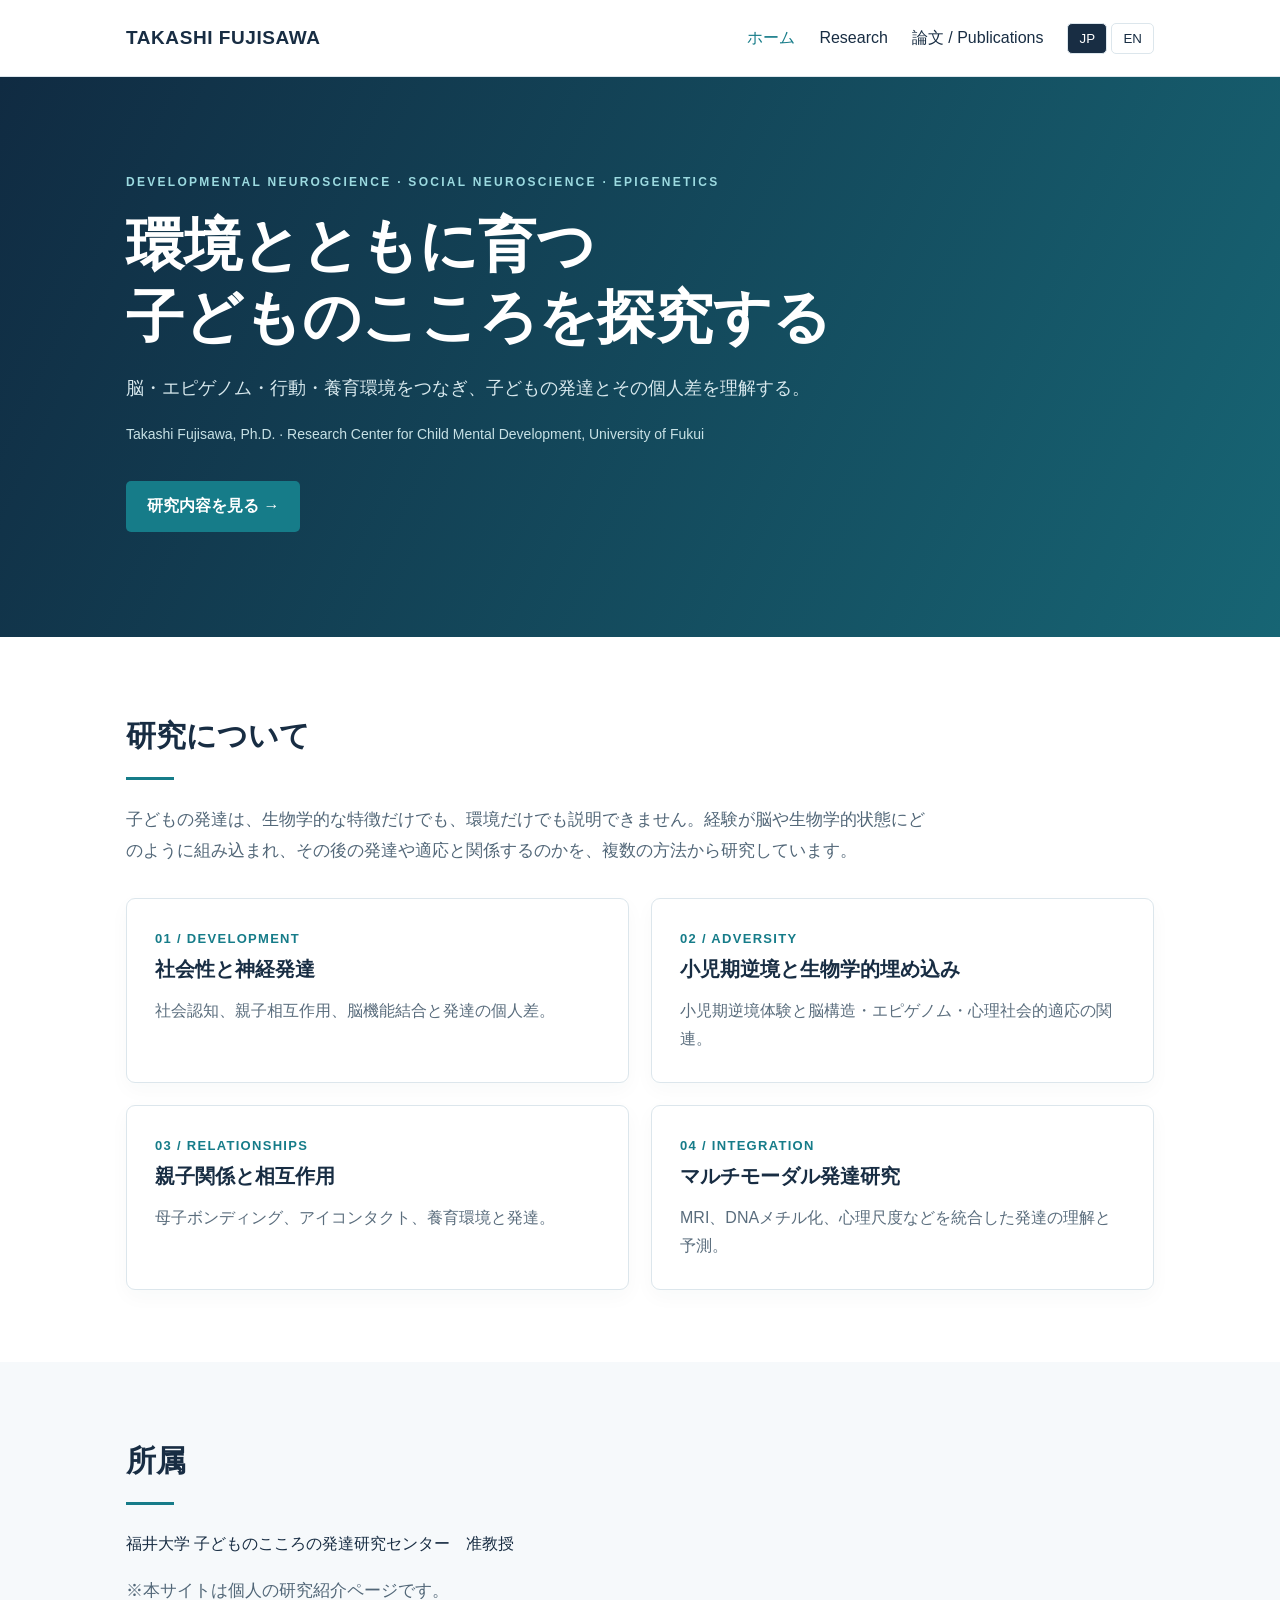
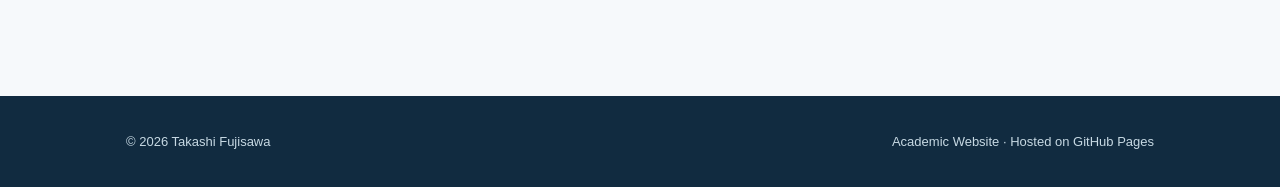
<file: index.html>
<!doctype html><html lang="ja"><head><meta charset="utf-8"><meta name="viewport" content="width=device-width, initial-scale=1"><meta name="description" content="藤澤隆史の研究者ウェブサイト。発達神経科学、社会神経科学、小児期逆境と脳・エピゲノム研究。"><title>藤澤隆史 | 研究者ウェブサイト</title><link rel="stylesheet" href="style.css"><script defer src="script.js"></script></head><body>
<header><div class="wrap nav"><a class="brand" href="index.html">TAKASHI FUJISAWA</a><nav class="navlinks" aria-label="Main navigation"><a class="active" href="index.html"><span class="lang-ja">ホーム</span><span class="lang-en">Home</span></a><a href="research.html">Research</a><a href="https://scholar.google.co.jp/citations?user=x19zNuAAAAAJ&hl=ja"
   target="_blank"
   rel="noopener noreferrer">
  論文 / Publications
</a><div><button type="button" data-lang="ja">JP</button> <button type="button" data-lang="en">EN</button></div></nav></div></header>
<main><section class="hero"><div class="wrap"><div class="eyebrow">Developmental Neuroscience · Social Neuroscience · Epigenetics</div><h1><span class="lang-ja">環境とともに育つ<br>子どものこころを探究する</span><span class="lang-en">Understanding How Minds Develop<br>in Context</span></h1><p class="lang-ja">脳・エピゲノム・行動・養育環境をつなぎ、子どもの発達とその個人差を理解する。</p><p class="lang-en">Integrating brain imaging, epigenetics, behavior, and caregiving environments to understand individual differences in child development.</p><p class="meta">Takashi Fujisawa, Ph.D. · Research Center for Child Mental Development, University of Fukui</p><a class="cta" href="research.html"><span class="lang-ja">研究内容を見る →</span><span class="lang-en">Explore Research →</span></a></div></section>
<section class="section"><div class="wrap"><h2><span class="lang-ja">研究について</span><span class="lang-en">About My Research</span></h2><div class="rule"></div><p class="lead lang-ja">子どもの発達は、生物学的な特徴だけでも、環境だけでも説明できません。経験が脳や生物学的状態にどのように組み込まれ、その後の発達や適応と関係するのかを、複数の方法から研究しています。</p><p class="lead lang-en">Child development cannot be explained by biology or environment alone. My research examines how experiences become biologically embedded and relate to later development and adaptation, using complementary methods across disciplines.</p><div class="grid"><article class="card"><div class="num">01 / DEVELOPMENT</div><h3><span class="lang-ja">社会性と神経発達</span><span class="lang-en">Social and Neural Development</span></h3><p class="lang-ja">社会認知、親子相互作用、脳機能結合と発達の個人差。</p><p class="lang-en">Social cognition, parent–child interaction, functional connectivity, and developmental variability.</p></article><article class="card"><div class="num">02 / ADVERSITY</div><h3><span class="lang-ja">小児期逆境と生物学的埋め込み</span><span class="lang-en">Childhood Adversity and Biological Embedding</span></h3><p class="lang-ja">小児期逆境体験と脳構造・エピゲノム・心理社会的適応の関連。</p><p class="lang-en">Associations of childhood adversity with brain structure, epigenomic variation, and psychosocial adaptation.</p></article><article class="card"><div class="num">03 / RELATIONSHIPS</div><h3><span class="lang-ja">親子関係と相互作用</span><span class="lang-en">Parent–Child Relationships</span></h3><p class="lang-ja">母子ボンディング、アイコンタクト、養育環境と発達。</p><p class="lang-en">Maternal bonding, mutual gaze, caregiving environments, and development.</p></article><article class="card"><div class="num">04 / INTEGRATION</div><h3><span class="lang-ja">マルチモーダル発達研究</span><span class="lang-en">Multimodal Developmental Research</span></h3><p class="lang-ja">MRI、DNAメチル化、心理尺度などを統合した発達の理解と予測。</p><p class="lang-en">Integrating MRI, DNA methylation, and psychological measures to study developmental outcomes.</p></article></div></div></section>
<section class="section alt"><div class="wrap"><h2><span class="lang-ja">所属</span><span class="lang-en">Affiliation</span></h2><div class="rule"></div><p class="lang-ja">福井大学 子どものこころの発達研究センター　准教授</p><p class="lang-en">Associate Professor, Research Center for Child Mental Development, University of Fukui, Japan</p><p class="lead lang-ja">※本サイトは個人の研究紹介ページです。</p><p class="lead lang-en">This is a personal academic website. Affiliation, contact information, and publication details should be verified before public release.</p></div></section></main><footer><div class="wrap footer-inner"><span>© <span id="year">2026</span> Takashi Fujisawa</span><span>Academic Website · Hosted on GitHub Pages</span></div></footer></body></html>
</file>
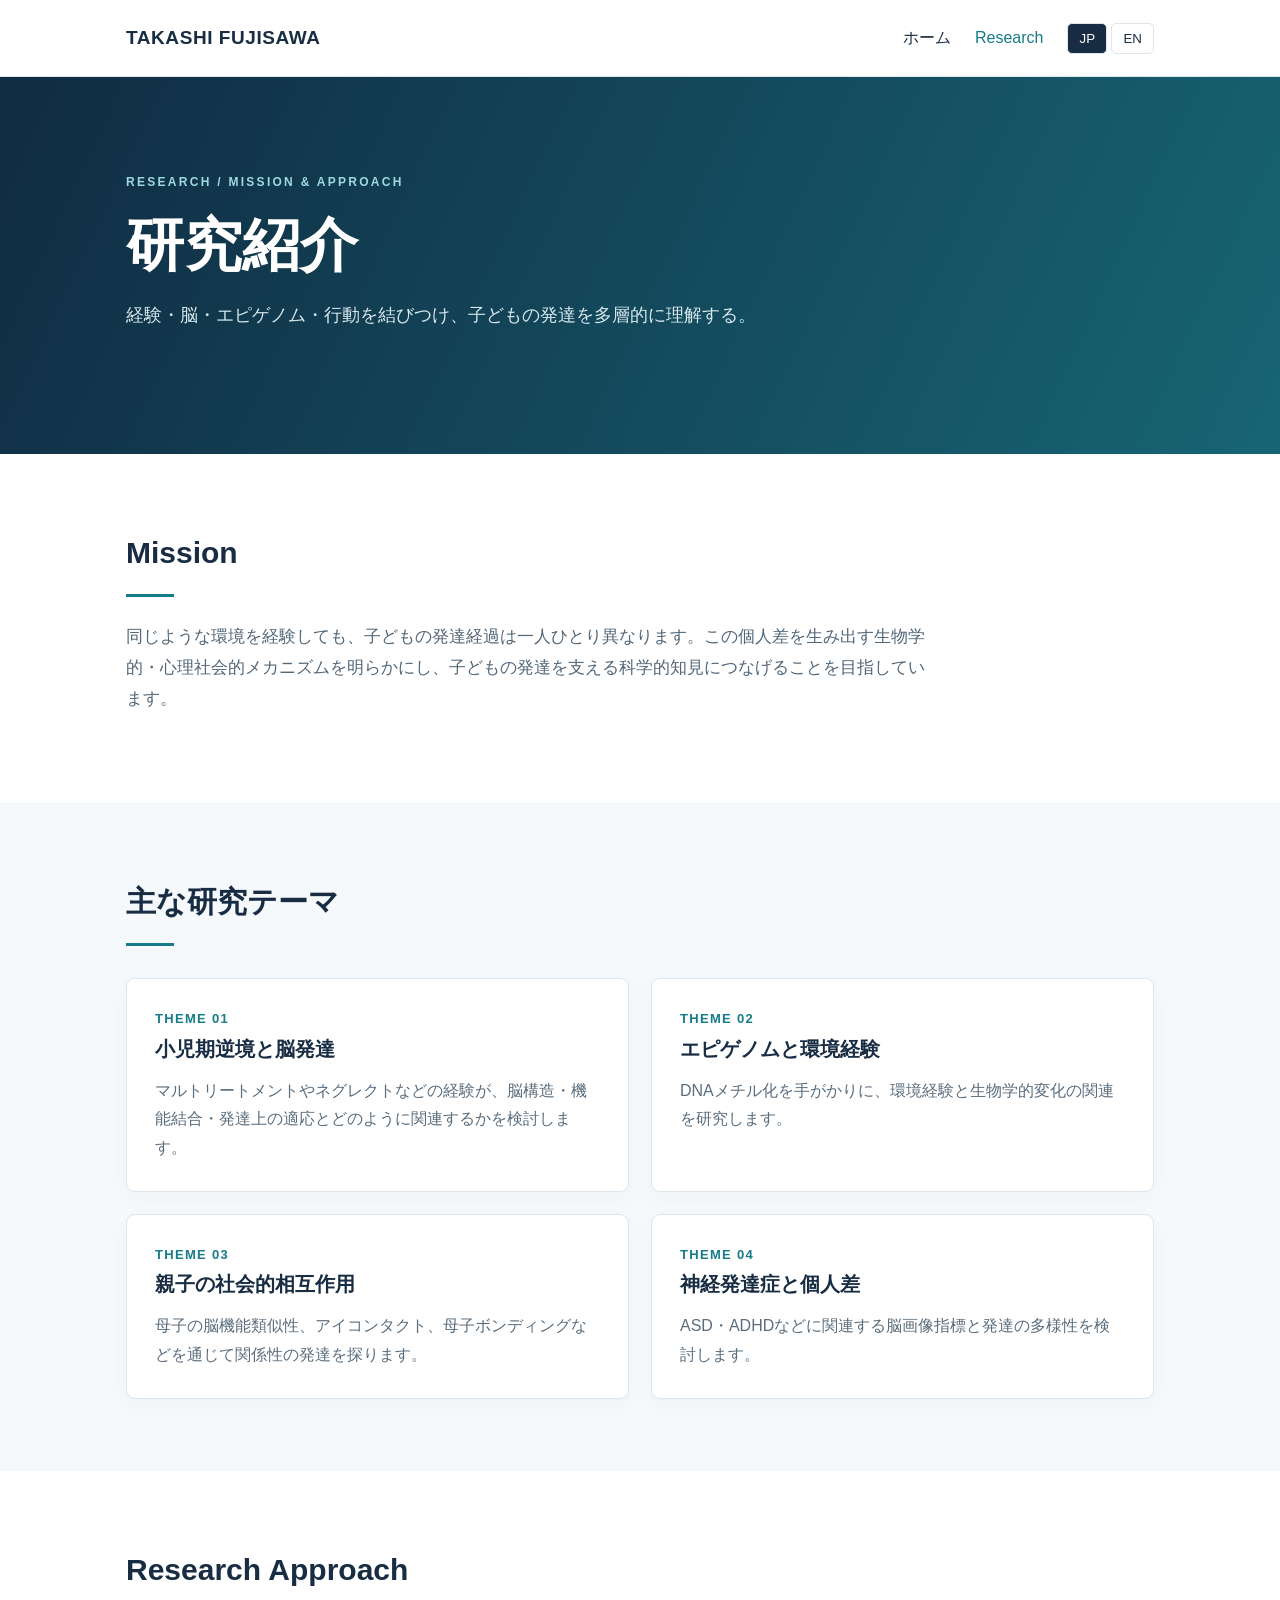
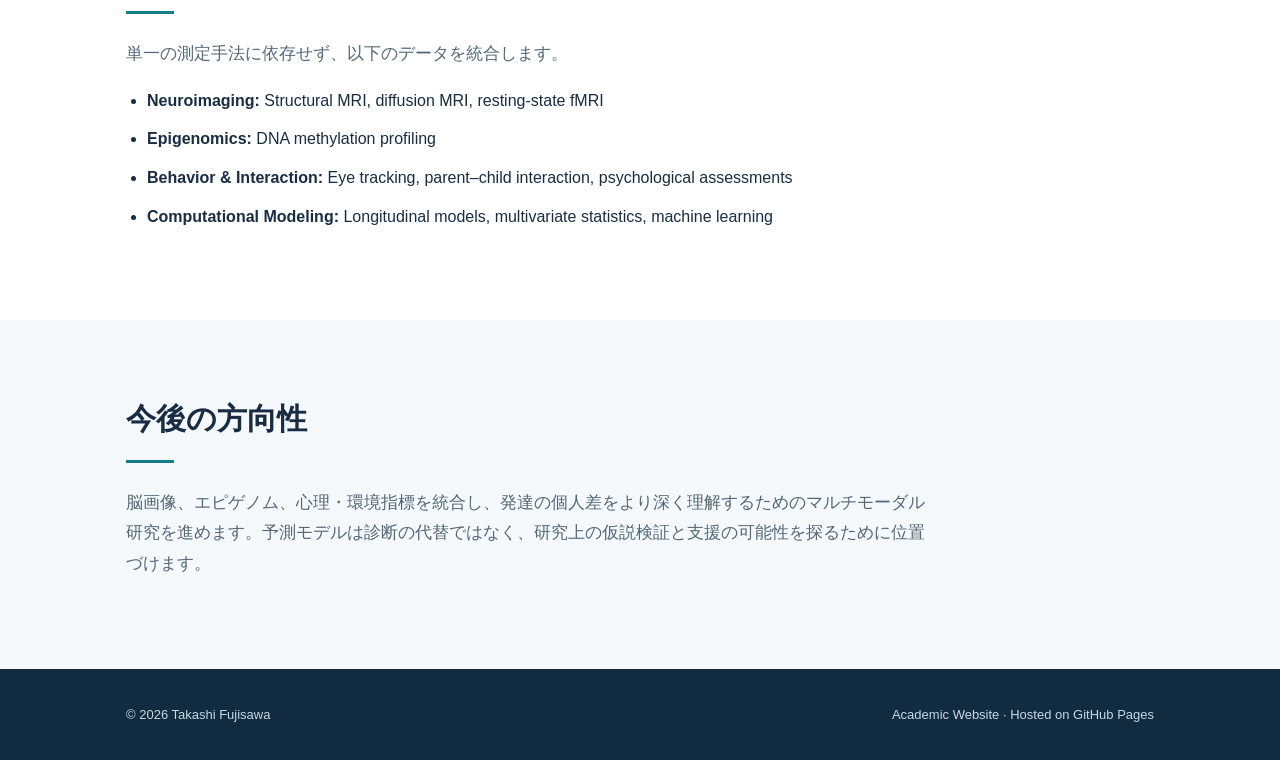
<file: research.html>
<!doctype html><html lang="ja"><head><meta charset="utf-8"><meta name="viewport" content="width=device-width, initial-scale=1"><meta name="description" content="藤澤隆史の研究テーマと研究手法。"><title>Research | Takashi Fujisawa</title><link rel="stylesheet" href="style.css"><script defer src="script.js"></script></head><body><header><div class="wrap nav"><a class="brand" href="index.html">TAKASHI FUJISAWA</a><nav class="navlinks" aria-label="Main navigation"><a href="index.html"><span class="lang-ja">ホーム</span><span class="lang-en">Home</span></a><a class="active" href="research.html">Research</a><div><button type="button" data-lang="ja">JP</button> <button type="button" data-lang="en">EN</button></div></nav></div></header><main><section class="hero"><div class="wrap"><div class="eyebrow">Research / Mission & Approach</div><h1><span class="lang-ja">研究紹介</span><span class="lang-en">Research</span></h1><p class="lang-ja">経験・脳・エピゲノム・行動を結びつけ、子どもの発達を多層的に理解する。</p><p class="lang-en">A multilevel approach to understanding development through experience, brain, epigenome, and behavior.</p></div></section><section class="section"><div class="wrap"><h2>Mission</h2><div class="rule"></div><p class="lead lang-ja">同じような環境を経験しても、子どもの発達経過は一人ひとり異なります。この個人差を生み出す生物学的・心理社会的メカニズムを明らかにし、子どもの発達を支える科学的知見につなげることを目指しています。</p><p class="lead lang-en">Children can follow markedly different developmental pathways even after similar experiences. We seek to understand the biological and psychosocial mechanisms underlying these differences and generate knowledge that supports healthy development.</p></div></section><section class="section alt"><div class="wrap"><h2><span class="lang-ja">主な研究テーマ</span><span class="lang-en">Research Themes</span></h2><div class="rule"></div><div class="grid"><article class="card"><div class="num">THEME 01</div><h3><span class="lang-ja">小児期逆境と脳発達</span><span class="lang-en">Childhood Adversity and Brain Development</span></h3><p class="lang-ja">マルトリートメントやネグレクトなどの経験が、脳構造・機能結合・発達上の適応とどのように関連するかを検討します。</p><p class="lang-en">Examining how maltreatment and neglect relate to brain structure, functional connectivity, and developmental adaptation.</p></article><article class="card"><div class="num">THEME 02</div><h3><span class="lang-ja">エピゲノムと環境経験</span><span class="lang-en">Epigenetics and Environmental Experience</span></h3><p class="lang-ja">DNAメチル化を手がかりに、環境経験と生物学的変化の関連を研究します。</p><p class="lang-en">Investigating associations between environmental experiences and biological variation through DNA methylation.</p></article><article class="card"><div class="num">THEME 03</div><h3><span class="lang-ja">親子の社会的相互作用</span><span class="lang-en">Parent–Child Social Interaction</span></h3><p class="lang-ja">母子の脳機能類似性、アイコンタクト、母子ボンディングなどを通じて関係性の発達を探ります。</p><p class="lang-en">Studying parent–child connectome similarity, mutual gaze, and maternal bonding to understand relationship development.</p></article><article class="card"><div class="num">THEME 04</div><h3><span class="lang-ja">神経発達症と個人差</span><span class="lang-en">Neurodevelopmental Conditions and Individual Differences</span></h3><p class="lang-ja">ASD・ADHDなどに関連する脳画像指標と発達の多様性を検討します。</p><p class="lang-en">Investigating neuroimaging markers and developmental diversity in conditions such as ASD and ADHD.</p></article></div></div></section><section class="section"><div class="wrap"><h2>Research Approach</h2><div class="rule"></div><p class="lead lang-ja">単一の測定手法に依存せず、以下のデータを統合します。</p><p class="lead lang-en">We integrate complementary data modalities rather than relying on a single measurement approach.</p><ul class="list"><li><strong>Neuroimaging:</strong> Structural MRI, diffusion MRI, resting-state fMRI</li><li><strong>Epigenomics:</strong> DNA methylation profiling</li><li><strong>Behavior & Interaction:</strong> Eye tracking, parent–child interaction, psychological assessments</li><li><strong>Computational Modeling:</strong> Longitudinal models, multivariate statistics, machine learning</li></ul></div></section><section class="section alt"><div class="wrap"><h2><span class="lang-ja">今後の方向性</span><span class="lang-en">Future Directions</span></h2><div class="rule"></div><p class="lead lang-ja">脳画像、エピゲノム、心理・環境指標を統合し、発達の個人差をより深く理解するためのマルチモーダル研究を進めます。予測モデルは診断の代替ではなく、研究上の仮説検証と支援の可能性を探るために位置づけます。</p><p class="lead lang-en">Future work will integrate neuroimaging, epigenomic, psychological, and environmental measures to better understand individual developmental pathways. Predictive models are intended for research and exploration of support strategies, not as substitutes for clinical diagnosis.</p></div></section></main><footer><div class="wrap footer-inner"><span>© 2026 Takashi Fujisawa</span><span>Academic Website · Hosted on GitHub Pages</span></div></footer></body></html>
</file>
<file: style.css>
:root{--ink:#182d43;--muted:#627385;--accent:#167c89;--bg:#f6f9fb;--line:#dce6ec}*{box-sizing:border-box}body{margin:0;font-family:Arial,'Noto Sans JP','Yu Gothic',sans-serif;color:var(--ink);line-height:1.8}a{color:inherit;text-decoration:none}.wrap{max-width:1080px;margin:auto;padding:0 26px}header{background:white;border-bottom:1px solid var(--line);position:sticky;top:0;z-index:5}.nav{display:flex;align-items:center;justify-content:space-between;min-height:76px;gap:15px}.brand{font-weight:750;letter-spacing:.03em;font-size:19px}.navlinks{display:flex;gap:24px;align-items:center}.navlinks a.active,.navlinks a:hover{color:var(--accent)}button{cursor:pointer;border:1px solid var(--line);background:white;padding:7px 11px;border-radius:5px;color:var(--ink)}button.selected{background:var(--ink);color:white}.hero{background:linear-gradient(115deg,#102b42,#176574);color:white;padding:95px 0 105px}.eyebrow{text-transform:uppercase;letter-spacing:.19em;font-size:12px;color:#9cdae0;font-weight:bold}.hero h1{font-size:clamp(36px,5vw,58px);line-height:1.25;margin:15px 0}.hero p{max-width:730px;color:#d8e9ee;font-size:18px}.hero .meta{font-size:14px;color:#c7e1e5}.section{padding:72px 0}.section.alt{background:var(--bg)}h2{font-size:30px;margin:0 0 14px}h3{font-size:20px;margin:0 0 10px}.lead{font-size:17px;color:#526778;max-width:800px}.rule{width:48px;height:3px;background:var(--accent);margin:0 0 25px}.grid{display:grid;grid-template-columns:repeat(2,minmax(0,1fr));gap:22px;margin-top:32px}.card{background:white;border:1px solid var(--line);border-radius:9px;padding:28px;box-shadow:0 7px 20px #16394b08}.card .num{color:var(--accent);font-weight:bold;font-size:13px;letter-spacing:.1em}.card p{color:#5a6d7d;margin:0}.cta{display:inline-block;margin-top:20px;padding:11px 21px;background:var(--accent);border-radius:5px;color:white;font-weight:bold}.list{padding-left:21px}.list li{margin-bottom:10px}footer{background:#112b40;color:#c7d9e3;padding:34px 0;font-size:13px}.footer-inner{display:flex;justify-content:space-between;gap:20px}.lang-en{display:none}html[lang='en'] .lang-en{display:initial}html[lang='en'] .lang-ja{display:none}html[lang='en'] .lang-en.block{display:block}html[lang='ja'] .lang-ja.block{display:block}html[lang='en'] .lang-en.grid{display:grid}@media(max-width:650px){.nav{flex-wrap:wrap;padding:13px 0}.navlinks{gap:13px;font-size:14px}.hero{padding:65px 0}.grid{grid-template-columns:1fr}.section{padding:52px 0}.footer-inner{display:block}}
</file>
